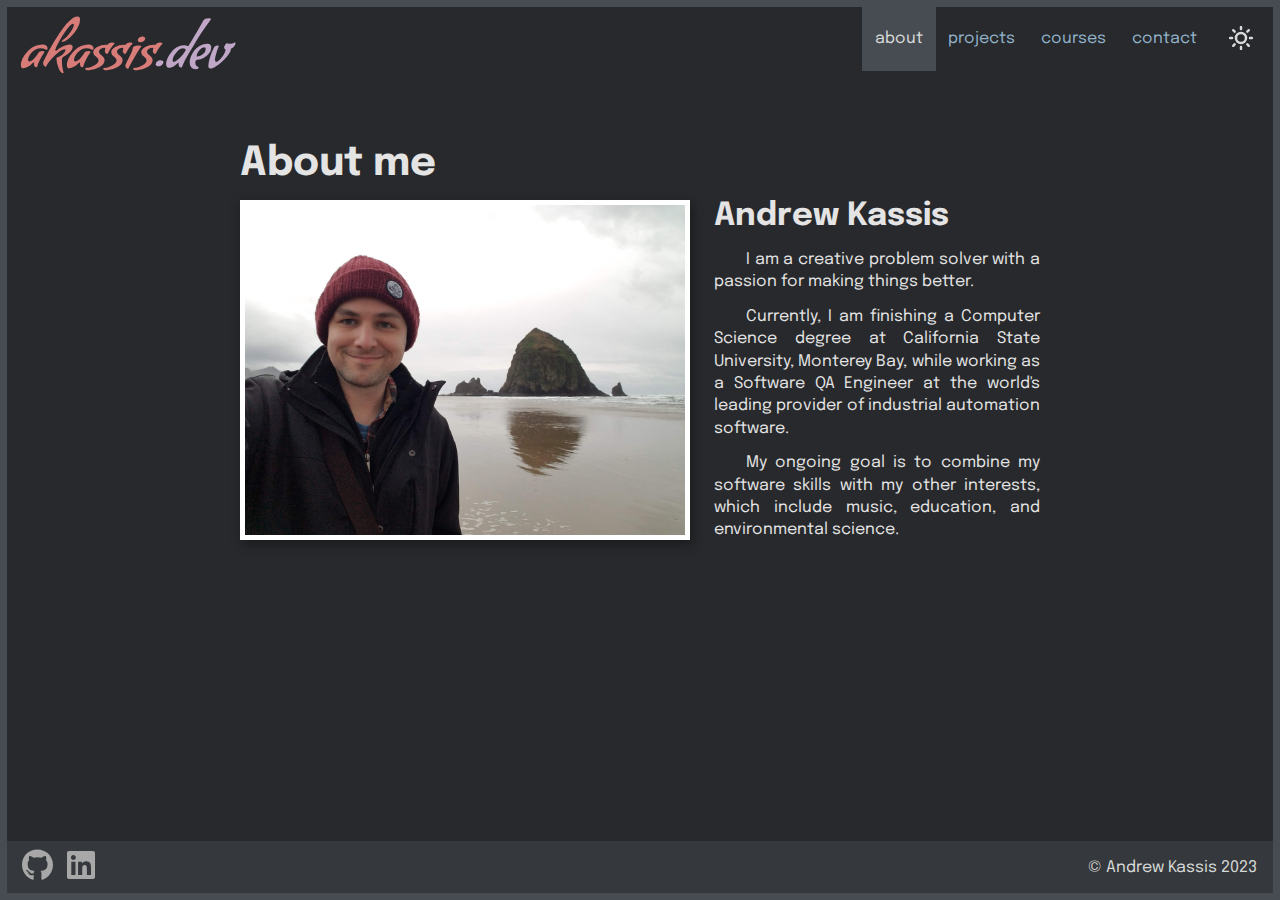
<file: site/index.html>
<!DOCTYPE html>
<html lang="en">
<head>
    <meta charset="UTF-8">
    <meta http-equiv="X-UA-Compatible" content="IE=edge">
    <meta name="viewport" content="width=device-width, initial-scale=1.0">
    <meta name="description" content="Personal portfolio website of software developer Andrew Kassis">
    <title>akassis.dev</title>
    <link rel="stylesheet" href="https://fonts.googleapis.com/css?family=Epilogue">
    <link rel="stylesheet" href="https://fonts.googleapis.com/css?family=Condiment">
    <link rel="stylesheet" href="css/styles.css">
    <link rel="icon" type="image/x-icon" href="img/favicon.ico">
</head>
<body>
    <div id="page-border" aria-hidden="true">
        <div id="overlay"></div>
        <nav title="Nav bar">
            <div id="top-spacer"></div>
            <div id="logo" title="Site logo">
                <span class="red">akassis</span><span class="violet">.dev</span>
            </div>
            
            <input type="checkbox" id="nav-expand" title="Expand navigation menu" aria-hidden="true">
            <label for="nav-expand" id="hamburger" role="button" aria-hidden="true">
                <svg class="icon" id="hamburger-icon" role="img" xmlns="http://www.w3.org/2000/svg" viewBox="0 0 24 24" stroke="currentColor" stroke-linecap="round" stroke-linejoin="round">
                    <line x1="3" y1="12" x2="21" y2="12"></line>
                    <line x1="3" y1="6" x2="21" y2="6"></line>
                    <line x1="3" y1="18" x2="21" y2="18"></line>
                </svg>
            </label>

            <ul title="Nav links">
                <li><a href="#about" id="nav-about" name="about">about</a></li>
                <li><a href="#projects" id="nav-projects" name="projects">projects</a></li>
                <li><a href="#courses" id="nav-courses" name="courses">courses</a></li>
                <li><a href="#contact" id="nav-contact" name="contact">contact</a></li>
            </ul>
            <button id="dark-mode-btn" title="Toggle dark mode">
                <svg class="icon" id="dark-mode-icon" xmlns="http://www.w3.org/2000/svg" viewBox="0 0 24 24" fill="none" stroke="currentColor" stroke-linecap="round" stroke-linejoin="round"></svg>
            </button>
        </nav>

        <main>
            <div id="main-content"tabindex="-1"></div>
        </main>

        <footer>
            <div>
                <ul>
                    <li>
                        <a href="https://github.com/kassisaf" target="_blank">
                            <svg class="icon" title="GitHub" aria-label="GitHub" role="img" viewBox="0 0 496 512" xmlns="http://www.w3.org/2000/svg">
                                <path d="M165.9 397.4c0 2-2.3 3.6-5.2 3.6-3.3.3-5.6-1.3-5.6-3.6 0-2 2.3-3.6 5.2-3.6 3-.3 5.6 1.3 5.6 3.6zm-31.1-4.5c-.7 2 1.3 4.3 4.3 4.9 2.6 1 5.6 0 6.2-2s-1.3-4.3-4.3-5.2c-2.6-.7-5.5.3-6.2 2.3zm44.2-1.7c-2.9.7-4.9 2.6-4.6 4.9.3 2 2.9 3.3 5.9 2.6 2.9-.7 4.9-2.6 4.6-4.6-.3-1.9-3-3.2-5.9-2.9zM244.8 8C106.1 8 0 113.3 0 252c0 110.9 69.8 205.8 169.5 239.2 12.8 2.3 17.3-5.6 17.3-12.1 0-6.2-.3-40.4-.3-61.4 0 0-70 15-84.7-29.8 0 0-11.4-29.1-27.8-36.6 0 0-22.9-15.7 1.6-15.4 0 0 24.9 2 38.6 25.8 21.9 38.6 58.6 27.5 72.9 20.9 2.3-16 8.8-27.1 16-33.7-55.9-6.2-112.3-14.3-112.3-110.5 0-27.5 7.6-41.3 23.6-58.9-2.6-6.5-11.1-33.3 2.6-67.9 20.9-6.5 69 27 69 27 20-5.6 41.5-8.5 62.8-8.5s42.8 2.9 62.8 8.5c0 0 48.1-33.6 69-27 13.7 34.7 5.2 61.4 2.6 67.9 16 17.7 25.8 31.5 25.8 58.9 0 96.5-58.9 104.2-114.8 110.5 9.2 7.9 17 22.9 17 46.4 0 33.7-.3 75.4-.3 83.6 0 6.5 4.6 14.4 17.3 12.1C428.2 457.8 496 362.9 496 252 496 113.3 383.5 8 244.8 8zM97.2 352.9c-1.3 1-1 3.3.7 5.2 1.6 1.6 3.9 2.3 5.2 1 1.3-1 1-3.3-.7-5.2-1.6-1.6-3.9-2.3-5.2-1zm-10.8-8.1c-.7 1.3.3 2.9 2.3 3.9 1.6 1 3.6.7 4.3-.7.7-1.3-.3-2.9-2.3-3.9-2-.6-3.6-.3-4.3.7zm32.4 35.6c-1.6 1.3-1 4.3 1.3 6.2 2.3 2.3 5.2 2.6 6.5 1 1.3-1.3.7-4.3-1.3-6.2-2.2-2.3-5.2-2.6-6.5-1zm-11.4-14.7c-1.6 1-1.6 3.6 0 5.9 1.6 2.3 4.3 3.3 5.6 2.3 1.6-1.3 1.6-3.9 0-6.2-1.4-2.3-4-3.3-5.6-2z"></path>
                            </svg>
                        </a>
                    </li>
                    <li>
                        <a href="https://www.linkedin.com/in/kassisaf" target="_blank">
                            <svg class="icon" title="LinkedIn" aria-label="LinkedIn" role="img" viewBox="0 0 448 512" xmlns="http://www.w3.org/2000/svg">
                                <path d="M416 32H31.9C14.3 32 0 46.5 0 64.3v383.4C0 465.5 14.3 480 31.9 480H416c17.6 0 32-14.5 32-32.3V64.3c0-17.8-14.4-32.3-32-32.3zM135.4 416H69V202.2h66.5V416zm-33.2-243c-21.3 0-38.5-17.3-38.5-38.5S80.9 96 102.2 96c21.2 0 38.5 17.3 38.5 38.5 0 21.3-17.2 38.5-38.5 38.5zm282.1 243h-66.4V312c0-24.8-.5-56.7-34.5-56.7-34.6 0-39.9 27-39.9 54.9V416h-66.4V202.2h63.7v29.2h.9c8.9-16.8 30.6-34.5 62.9-34.5 67.2 0 79.7 44.3 79.7 101.9V416z"></path>
                            </svg>
                        </a>
                    </li>
                </ul>
            </div>
            <div>
                &copy; Andrew Kassis 2023
            </div>
        </footer>

    </div>
    <script src="js/script.js"></script>
</body>
</html>
</file>
<file: site/css/styles.css>
/* Basic layout */
* {
    margin: 0;
    padding: 0;
    text-decoration: none;
    box-sizing: border-box;
}
:root {
    --page-border-size: 7px;
    --inner-border-size: 5px;
    --modal-width: 650px;
    --animation-slow: 180ms;
    --animation-fast: 90ms;
    /* base16 Tomorrow */
    --gray-100: #272727;
    --gray-80: #60605f;
    --gray-60: #9fa19e;
    --gray-40: #dedede;
    --gray-20: #f2f2f2;
    --gray-0: #ffffff;
    --red: #d43e36;
    --orange: #f99927;
    --yellow: #efc200;
    --green: #839b00;
    --blue: #4ba8af;
    /* --indigo: #5286bc; */
    --indigo: #4579B0;
    --violet: #9c71b7;
}
.dark {
    /* base16 Tomorrow Night */
    --gray-0: #27292c;
    --gray-20: #35383c;
    --gray-40: #474c52;
    --gray-60: #a7a8a7;
    --gray-80: #d7dad8;
    --gray-100: #e4e4e4;
    --red: #d77c79;
    --orange: #e6a472;
    --yellow: #f4cf86;
    --green: #c2c77b;
    --blue: #9ac9c4;
    --indigo: #92b2ca;
    --violet: #c0a7c7;
}
html, body {
    height: 100%;
    min-width: 350px;
}
body {
    background-color: var(--gray-0);
    color: var(--gray-100);
}
body, button, input, textarea, select {
    font-family: 'Epilogue', Arial, sans-serif;
}
#page-border {
    border: var(--page-border-size) solid var(--gray-40);
    min-height: 100%;
    -webkit-box-sizing: border-box !important;
    -moz-box-sizing: border-box !important;
    box-sizing: border-box !important;
    position: relative;
    display: flex;
    flex-direction: column;
    z-index: 50;
}
nav, footer {
    display: flex;
    justify-content: space-between;
    width: 100%;
    margin: 0 auto;
}
nav {
    justify-content: flex-end;
    user-select: none;
}
nav, nav *, footer {
    z-index: 10;
}
#logo {
    position: absolute;
    left: 0.8rem;
    top: 0.6rem;
    background: none;
    vertical-align: bottom;
    font-family: 'Condiment', Arial, sans-serif;
    font-size: 3.5rem;
}
nav button {
    background: none;
}
nav a:hover, nav *.active, button:hover:not([disabled]) {
    background-color: var(--gray-40);
    color: var(--gray-80);
    transition: var(--animation-slow);
    text-decoration: none;
    cursor: pointer;
}
nav ul, nav ul li, nav ul a {
    display: inline-block;
}
nav ul {
    font-size: 0;
}
nav a {
    padding: 0.5rem 0.8rem;
    line-height: 3rem;
    transition: background-color var(--animation-fast);
    font-size: 1rem;
}
main {
    display: flex;
    justify-content: center;
    padding: 3.5rem 1.5rem 4rem;
}
#main-content {
    display: flex;
    flex-direction: column;
    justify-content: center;
    width: 100%;
}
footer {
    align-items: center;
    width: 100%;
    background-color: var(--gray-20);
    color: var(--gray-80);
    padding: 0.5rem;
    padding-right: 1rem;
    position: absolute;
    bottom: 0;
}
footer ul {
    display: flex;
    align-items: center;
}
ul {
    list-style: none;
}

/* General styling */
a {
    color: var(--indigo);
    position: relative;
}
a:hover {
    text-decoration: underline;
}
button {
    background: none;
    border: none;
    font-size: 1rem;
    line-height: 3rem;
    padding: 0 0.8rem;
    background-color: var(--gray-40);
    color: var(--gray-100);
}
button[disabled] {
    background-color: var(--gray-20);
    color: var(--gray-60);
    font-style: oblique;
}
p {
    text-indent: 2rem;
    text-align: justify;
    max-width: 680px;
    line-height: 140%;
    margin: 0.75rem 0;
}
p.wider {
    max-width: 800px;
}
h1, h2, h3, h4, h5, h6 {
    margin: 1rem 0;
}
h1, .h1 {
    font-size: 2.5rem;
}
h2, .h2 {
    font-size: 2rem;
}
h3, .h3 {
    font-size: 1.5rem;
}
h4, .h4 {
    font-size: 1.25rem;
}
h5, .h5 {
    font-size: 1rem;
}
h6, .h6 {
    font-size: 0.75rem;
}

/* Utility Classes */
.center {
    margin: 0 auto;
    align-self: center;
}
.flex {
    display: flex;
}
.flex.left {
    align-items: flex-start;
}
.flex.right {
    align-items: flex-end;
}
.column {
    display: flex;
    flex-direction: column;
    align-items: center;
}
.indent {
    text-indent: 2rem;
}
.italic {
    font-style: italic;
}
.bold {
    font-weight: bold;
}
.text-center {
    text-align: center !important;
}
.red {
    color: var(--red);
}
.violet {
    color: var(--violet);
}
.w-100 {
    width: 100%;
}
button.link {
    background: none !important;
    color: var(--indigo);
    padding: 0;
    line-height: normal;
    text-align: left;
}
button.link[disabled] {
    text-decoration: none !important;
	color: var(--gray-60)
}
.link:hover {
    text-decoration: underline !important;
}
.small-text {
    font-size: 0.75rem;
}

/* Specific components */
.about-pic {
    max-width: 450px;
    height: auto;
    box-shadow: 2px 4px 11px #00000066;
    border: var(--inner-border-size) solid white;
    float: left;
    margin: 0 1.5rem 1rem 0;
    transition: var(--animation-slow);
    display: block;
}
#dark-mode-btn {
    padding-top: 14px;
}
#dark-mode-icon {
    fill: none !important;
    stroke-width: 2.5;
    height: 24px;
}
#hamburger-icon {
    fill: none !important;
    stroke-width: 2.1;
    height: 30px;
    margin-top: 5px;
}
.icon {
    color: var(--gray-80);
    fill: var(--gray-60);
    height: 2rem;
    padding: 0 var(--page-border-size);
    transition: var(--animation-fast);
}
.icon:hover, #dark-mode-icon:hover {
    fill: var(--gray-100);
    transform: scale(1.3);
}
svg.info {
    stroke: var(--indigo);
    offset-position: 50px 0;
}

/* Project grid */
.projects {
    width: 90%;
    max-width: 1400px;
    margin: 0 auto;
}
.project-list {
    display: grid;
    grid-template-columns: repeat(auto-fit, minmax(250px, 1fr));
    grid-gap: 1rem;
    grid-auto-flow: dense;
}
.project-card, .project-details {
    border: var(--inner-border-size) solid var(--gray-40);
}
.project-card {
    /* background-color: var(--gray-20); */
    height: 200px;
    overflow: hidden;
    position: relative;
}
.project-card .thumbnail {
    background-image: url(../img/projects/thumbnails/placeholder.jpg);
    background-size: cover;
	background-position: center;
	box-shadow: inset 0 0 0 2000px rgba(0, 0, 0, 0.3);
    width: 100%;
    height: 100%;
    transition: var(--animation-slow) ease-in-out;
    
    display: flex;
    justify-content: center;
    align-items: center;
}
.project-card .thumbnail:hover {
    cursor: pointer;
	transform: scale(1.1);
}
.project-card .title {
    font-size: 1.5rem;
    font-weight: bold;
	color: #f2f2f2;
    text-shadow: 0 0 40px rgba(0, 0, 0, 0.8), 0 0 10px rgba(0, 0, 0, 0.4);
    position: absolute;
    bottom: 13%;
    left: 50%;
    transform: translate(-50%, 0);
    pointer-events: none;
    width: 100%;
    text-align: center;
    padding: 0 0.5rem;
}
.subtitle {
    font-size: 1rem;
    font-weight: normal;
    margin-top: 4px;
}
.project-card .subtitle {
	color: #f2f2f2;
    text-shadow: 0 0 40px rgba(0, 0, 0, 0.8), 0 0 10px rgba(0, 0, 0, 0.4);
    pointer-events: none;
    width: 100%;
    text-align: center;
}
.project-details {
	grid-column: span 5;
    background-color: var(--gray-20);
}
.project-details .description {
    display: inline-block;
    padding: 0 1rem;
}
.project-details .close {
    position: relative;
    float: right;
    bottom: 100%;
}

/* Courses table */
table {
    display: table;
    border-collapse: collapse;
    overflow-x: auto;
    margin-bottom: 1rem;   
    border: 1px solid var(--gray-20);
}
thead {
    font-weight: bold;
}
td {
    padding: 6px 13px;
}
.data-tables {
    overflow-x: auto;
}
.data-tables table {
	width: 100%;
}
.data-tables thead tr td {
    background-color: var(--gray-40);
}
.data-tables tr:nth-of-type(even) td {
    background-color: var(--gray-20);
}

/* Contact form */
form, input, textarea {
    width: 100%;
    max-width: 700px;
}
input, textarea {
    margin: 2px 0 1rem 0;
    display: block;
    border: 4px solid var(--gray-40);
    background-color: var(--gray-20);
    color: var(--gray-100);
    padding: 8px 10px;
    width: 100%;
    font-size: 16px;
}
input:focus {
    border-color: var(--violet);
    border: 2px solid var(--violet);
}
textarea {
    resize: vertical;
}
#name-field {
    margin-right: 0.5rem;
    width: 50%;
}
#email-field {
    margin-left: 0.5rem;
    width: 50%;
}
label {
    line-height: 1.5rem;
}

/* Navburger */
#nav-expand {
    display: none;
}
#hamburger {
    float: right;
    cursor: pointer;
    display: none;
}
#top-spacer {
    position: fixed;
    top: 0;
    width: 100%;
    height: var(--page-border-size);
    background-color: var(--gray-40);
    display: none;
}

/* Modal */
.modal {
    position: fixed;
    top: 17%;
    left: 50%;
    transform: translate(-50%, -50%);
    background: var(--gray-20);
    border: var(--inner-border-size) solid var(--gray-40);
    padding: 2.25rem 2rem 1.5rem;
    z-index: 90;
    box-shadow: 0 0 40px rgba(0, 0, 0, 0.5);
    opacity: 0;
    min-width: 360px;
    width: var(--modal-width);
    max-width: 95%;
    height: auto;
    visibility: hidden;
    transition: var(--animation-slow) ease-in-out;
}
.modal.active {
    top: 33%;
    opacity: 1;
    visibility: visible;
}
.close {
    position: absolute;
    top: 0;
    right: 0;
    padding: 0 0.5rem;
    cursor: pointer;
    font-size: 3.5rem;
    color: var(--gray-60);
}
.modal ul {
    list-style: inside;
}
.modal ul li {
    padding: 0.25rem 0;
    margin-left: 0.5rem;
}
#overlay {
    position: fixed;
    top: 0;
    left: 0;
    width: 100%;
    height: 100%;
    background:rgba(0, 0, 0, 0.5);
    z-index: 80;
    opacity: 0;
    visibility: hidden;
    transition: var(--animation-slow) ease-in-out;
}
#overlay.active {
    opacity: 1;
    visibility: visible;
}

/* Tooltip */
.tooltip {
    position: relative;
    display: inline-block;
}
.tooltip .tooltiptext {
    visibility: hidden;
    width: 244px;
    background-color: var(--gray-20);
    color: var(--gray-80);
    text-align: left;
    padding: 0.8em;
    border-radius: 5px;
    box-shadow: 0px 8px 8px rgba(0, 0, 0, 0.5);
    position: absolute;
    z-index: 1;
    top: -8px;
    left: 140%;
}
.tooltip:hover .tooltiptext {
    visibility: visible;
}
/* Tooltip arrow */
.tooltip .tooltiptext::after {
    content: " ";
    position: absolute;
    border-width: 6px;
    border-style: solid;
    border-color: transparent var(--gray-20) transparent transparent;
    top: 13%;
    right: 100%;
    margin-top: -5px;
}
/* Other tooltip styling */
.tooltiptext ul {
    list-style-type: disc;
    margin-top: 0.5em;
    margin-left: 1.25em;
}
.tooltiptext li {
    margin-top: 0.5em;
}

/* Smallest breakpoint */
@media (max-width: 650px) {
    #top-spacer {
        display: block;
    }
    #hamburger {
        display: block;
    }
    nav, nav ul {
        position: fixed;
        background-color: var(--gray-20);
        align-items: center;
    }
    nav {
        height: 5.3rem;
        width: calc(100% - var(--page-border-size) * 2);
    }
    nav ul {
        top: -12rem;
        left: var(--page-border-size);
        width: calc(100% - var(--page-border-size) * 2);
        text-align: center;
        transition: var(--animation-slow);
        z-index: 5;
    }
    nav ul li, nav ul li a {
        display: block;
        padding: 0;
    }
    main {
        margin-top: 3rem;
    }
    #nav-expand:checked ~ ul {
        top: 5.3rem;
        box-shadow: 0px 8px 8px rgba(0, 0, 0, 0.5);
    }
    .about-pic {
        float: none;
        max-width: 100%;
        margin: 0 auto;
    }
    .projects {
        width: 100%;
    }
    /* Hide semester and unit columns */
    .data-tables td:nth-of-type(3), .data-tables td:nth-of-type(5) {
        display: none;
    }
    #dark-mode-btn:hover {
        background: none;
    }
}

/* Accessibility */
@media (prefers-reduced-motion) {
    * {
        transition: none !important;
    }
    .project-card:hover {
        transform: scale(1);
    }
}
</file>
